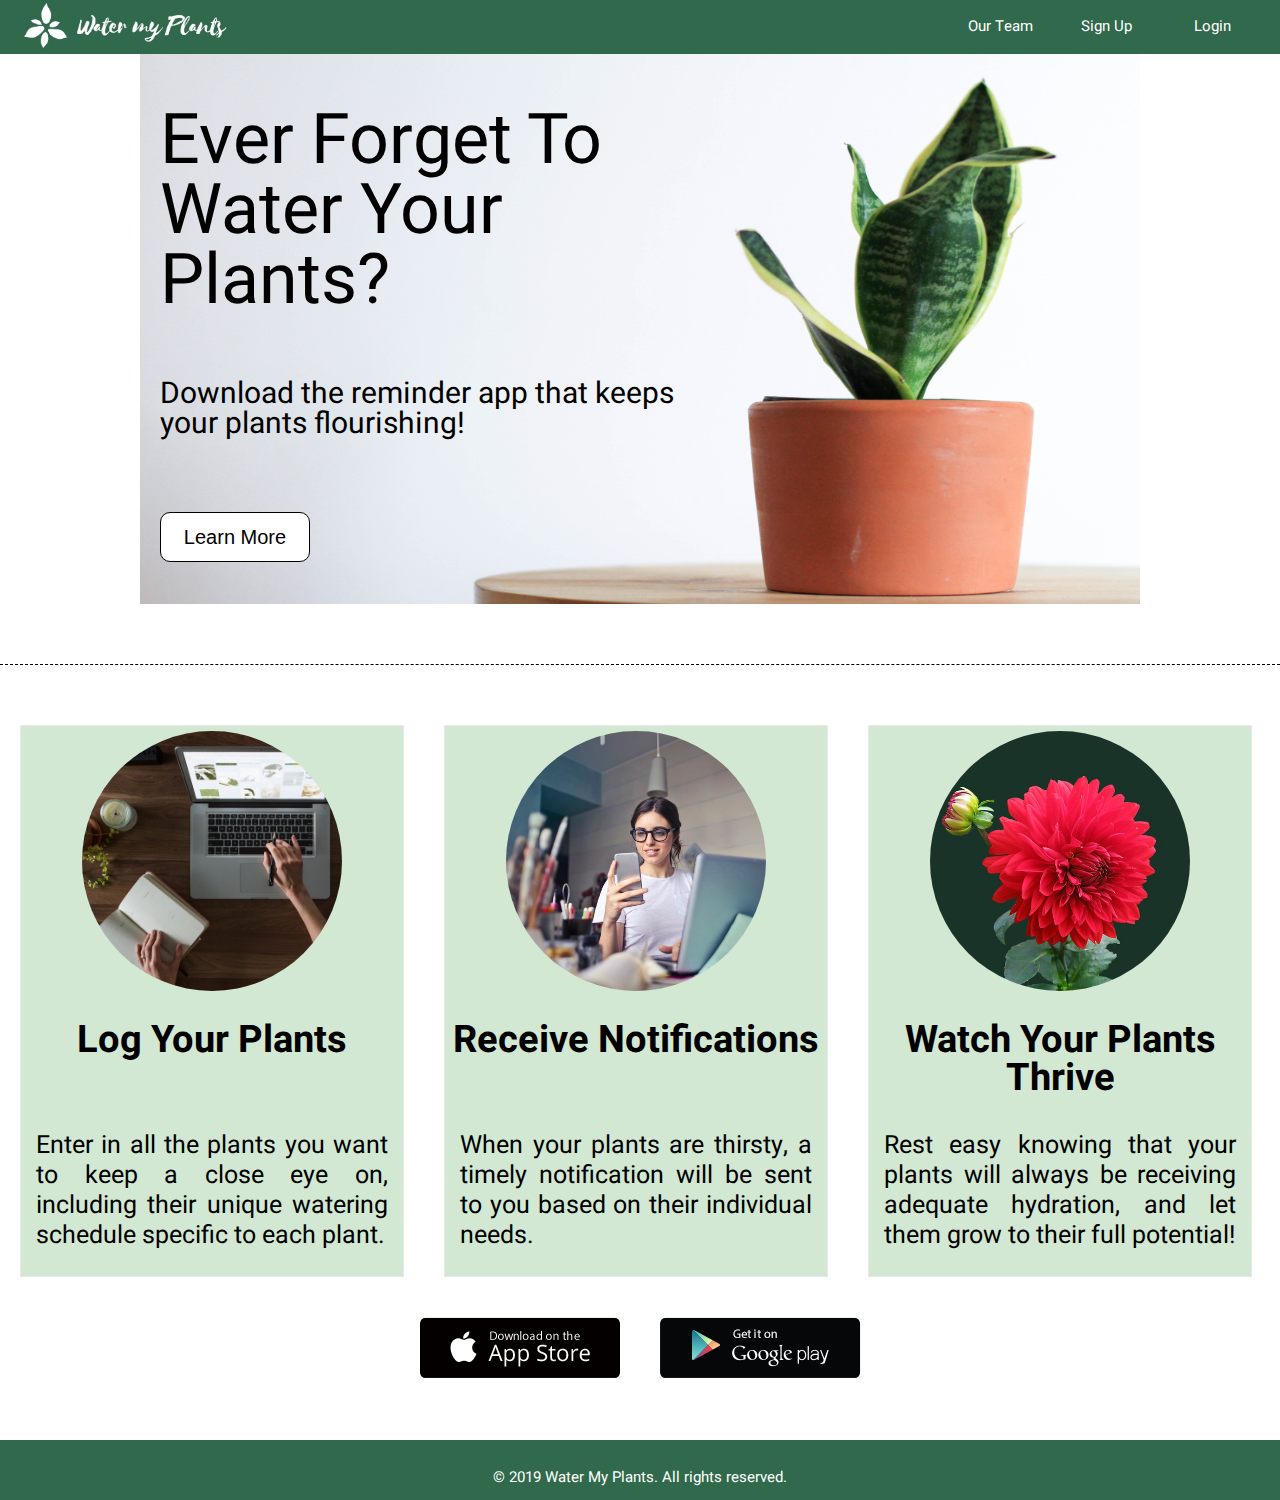
<file: index.html>
<!DOCTYPE html>
<html lang="en">
<head>
    <meta charset="UTF-8">
    <meta name="viewport" content="width=device-width, initial-scale=1.0">
    <link rel="stylesheet" href="css/index.css">
    <link href="https://fonts.googleapis.com/css?family=Heebo|Bree+Serif" rel="stylesheet">
    <link rel="icon" href="img/favicon.ico">
    <script src="./JS/index.js" async></script>
    <title>Water My Plants</title>
</head>
<body>
    <div class="container">
        <header class="navbar">
            <div class="logo">
                <!-- <h1>Water My Plants</h1> -->
                <img src="img/new-logo.jpg" alt="Water My Plants">
            </div>
            <div class="buttons">
                <img class='actionLink'src="img/menu.png" alt="Options"> 
                <a class="actionLink" href="about.html">Our Team</a>
                <a class='actionLink' href="https://water-my-plants-client.herokuapp.com/register">Sign Up</a>
                <a class='actionLink' href="https://water-my-plants-client.herokuapp.com/login">Login</a>  
                <!-- Displaying component reusability: -->
                <!-- <a class='actionLink' href="about.html">About Us</a>          -->
                <!-- <a class='actionLink' href="https://water-my-plants-client.herokuapp.com/login">Login</a>         
                <a class='actionLink' href="https://water-my-plants-client.herokuapp.com/login">Login</a>          -->

            </div>
        </header>
        <div class="dropdown no-show">
            <a class='no-show actionLink' href='about.html'>Our Team</a>
            <a class='no-show actionLink' href='https://water-my-plants-client.herokuapp.com/register'>Sign Up</a>
            <a class='no-show actionLink' href='https://water-my-plants-client.herokuapp.com/login'>Log In</a>
            <!-- Displaying component reusability: -->
            <!-- <a class='no-show actionLink' href='https://water-my-plants-client.herokuapp.com/login'>Log In</a> -->
            
        </div>


        <main class="cta">
            <img src="img/aloe-plant.jpg" alt="Aloe Plant">
            <div class="cta-text">
                <h2>Ever Forget To Water Your Plants?</h2>
                <h3>Download the reminder app that keeps your plants flourishing!</h3>
                <a href="#start"><button class='learnMore-btn'>Learn More</button></a>
                
            </div>
            
        </main>

        <div class="details">
            <section>
                <img id='start' src="img/logging.jpeg" alt="Log Your Plants">
                <div>
                    <h3>Log Your Plants</h3>
                    <p>Enter in all the plants you want to keep a close eye on, including their unique watering schedule specific to each plant.</p>
                    <!-- <p>Add all the plants you want to keep a close eye on, including specific and unique water schedules for each of your favorite plant.</p> -->
                </div>
            </section>
            <section class='opposite'>
                <img src="img/notification.jpeg" alt="Receive Notifications">
                <div>
                    <h3>Receive Notifications</h3>
                    <!-- <p>When your plants are thirsty, you will be reminded with a timely notification to water them</p> -->
                    <p>When your plants are thirsty, a timely notification will be sent to you based on their individual needs.</p>
                </div>

            </section>
            <section>
                <img src="img/dahlia-red-blossom.jpeg" alt="Red Dahlia Flower">
                <div>
                    <h3>Watch Your Plants Thrive</h3>
                    <p>Rest easy knowing that your plants will always be receiving adequate hydration, and let them grow to their full potential!</p>
                </div>
            </section>
        </div>

        <div class="download-links">
            <a href="https://www.apple.com/ios/app-store/"><img src="img/apple-button.png" alt="Apple Store"></a>
            <a href="https://play.google.com/store?hl=en"><img src="img/google-play-button.png" alt="Google Play Store"></a>
        </div>

        <footer>
                <h6>&copy 2019 Water My Plants. All rights reserved.</h6>
        </footer>
    </div> <!-- end container -->
    
    
</body>
</html>
</file>
<file: css/index.css>
/* http://meyerweb.com/eric/tools/css/reset/ 
   v2.0 | 20110126
   License: none (public domain)
*/
html,
body,
div,
span,
applet,
object,
iframe,
h1,
h2,
h3,
h4,
h5,
h6,
p,
blockquote,
pre,
a,
abbr,
acronym,
address,
big,
cite,
code,
del,
dfn,
em,
img,
ins,
kbd,
q,
s,
samp,
small,
strike,
strong,
sub,
sup,
tt,
var,
b,
u,
i,
center,
dl,
dt,
dd,
ol,
ul,
li,
fieldset,
form,
label,
legend,
table,
caption,
tbody,
tfoot,
thead,
tr,
th,
td,
article,
aside,
canvas,
details,
embed,
figure,
figcaption,
footer,
header,
hgroup,
menu,
nav,
output,
ruby,
section,
summary,
time,
mark,
audio,
video {
  margin: 0;
  padding: 0;
  border: 0;
  font-size: 100%;
  font: inherit;
  vertical-align: baseline;
}
/* HTML5 display-role reset for older browsers */
article,
aside,
details,
figcaption,
figure,
footer,
header,
hgroup,
menu,
nav,
section {
  display: block;
}
body {
  line-height: 1;
}
ol,
ul {
  list-style: none;
}
blockquote,
q {
  quotes: none;
}
blockquote:before,
blockquote:after,
q:before,
q:after {
  content: '';
  content: none;
}
table {
  border-collapse: collapse;
  border-spacing: 0;
}
.navbar {
  display: flex;
  flex-flow: row nowrap;
  justify-content: space-between;
  align-items: center;
  background-color: #30694B;
  color: white;
  height: 54px;
  padding: 0 15px;
  width: 100%;
  position: relative;
  z-index: 2;
}
.navbar .logo img {
  max-height: 54px;
  width: auto;
}
.navbar .buttons {
  display: flex;
  flex-flow: row nowrap;
  justify-content: space-around;
  align-items: center;
}
.navbar .buttons a {
  display: none;
  width: 100px;
  height: 50px;
  border-radius: 15px;
}
@media (min-width: 800px) {
  .navbar .buttons a {
    display: inline-block;
    text-align: center;
    padding-top: 17px;
    text-decoration: none;
    color: white;
    margin: 3px;
    font-size: 1.5rem;
  }
}
.navbar .buttons img {
  width: 50px;
  border-radius: 10px;
}
@media (min-width: 800px) {
  .navbar .buttons img {
    display: none;
  }
}
.navbar .buttons:hover {
  cursor: pointer;
}
.dropdown {
  background-color: #30694B;
  display: flex;
  flex-flow: column nowrap;
  align-items: flex-end;
  position: relative;
  z-index: 1;
}
@media (min-width: 800px) {
  .dropdown {
    display: none;
  }
}
.dropdown a {
  display: block;
  text-decoration: none;
  font-size: 1.5rem;
  color: white;
  margin-right: 5px;
  padding-top: 11px;
  text-align: center;
  border-radius: 10px;
  height: 40px;
  width: 80px;
}
.dropdown a:hover {
  cursor: pointer;
}
.no-show {
  display: none;
}
.animation {
  animation: dropdownAnimation 50ms ease;
}
@keyframes dropdownAnimation {
  0% {
    top: -60px;
  }
  100% {
    top: 0px;
  }
}
.cta {
  position: relative;
  margin: 0 auto;
  padding: 20px;
  display: block;
}
@media (min-width: 800px) {
  .cta {
    max-width: 1000px;
    height: 550px;
  }
}
@media (min-width: 1000px) {
  .cta {
    width: 100%;
  }
}
.cta img {
  width: 100%;
  height: 100%;
  max-width: 1000px;
  font-size: 2.75rem;
  position: absolute;
  top: 0;
  left: 0;
}
@media (min-width: 800px) {
  .cta img {
    top: 0;
    left: 0;
    right: 0;
    margin: auto;
  }
}
.cta .cta-text {
  position: relative;
  height: 100%;
  width: 60%;
  display: flex;
  flex-flow: column nowrap;
  justify-content: space-around;
  align-items: flex-start;
}
@media (min-width: 800px) {
  .cta .cta-text {
    margin: 0;
  }
}
.cta .cta-text h2 {
  font-size: 9vw;
  margin: 10px 0;
}
@media (min-width: 800px) {
  .cta .cta-text h2 {
    font-size: 7rem;
  }
}
.cta .cta-text h3 {
  font-size: 4vw;
  margin: 10px 0;
}
@media (min-width: 800px) {
  .cta .cta-text h3 {
    font-size: 3rem;
  }
}
.cta .cta-text button {
  background-color: white;
  border: 1px solid black;
  font-size: 2rem;
  height: 50px;
  width: 150px;
  border-radius: 10px;
  margin-top: 20px;
}
.cta .cta-text button:hover {
  cursor: pointer;
}
.details {
  display: flex;
  flex-flow: column nowrap;
  margin-bottom: 40px;
}
@media (min-width: 800px) {
  .details {
    margin-top: 60px;
    border-top: 1px dashed black;
  }
}
@media (min-width: 1000px) {
  .details {
    flex-flow: row nowrap;
  }
}
.details section {
  display: flex;
  flex-flow: column nowrap;
  align-items: center;
  margin: 60px 20px 0 20px;
  background-color: #D2E8D3;
  border: 1px solid #E8E8E8;
  text-align: center;
}
@media (min-width: 800px) {
  .details section {
    flex-flow: row nowrap;
    padding: 5px;
  }
}
@media (min-width: 1000px) {
  .details section {
    flex-flow: column nowrap;
    width: 30%;
  }
}
@media (min-width: 800px) {
  .details .opposite {
    flex-flow: row-reverse nowrap;
  }
}
@media (min-width: 1000px) {
  .details .opposite {
    flex-flow: column nowrap;
  }
}
.details img {
  width: 65%;
  max-width: 500px;
  border-radius: 50%;
  margin-top: 20px;
}
@media (min-width: 800px) {
  .details img {
    margin: 0 30px;
    width: 40%;
  }
}
@media (min-width: 1000px) {
  .details img {
    width: 70%;
  }
}
.details h3 {
  font-size: 4rem;
  font-weight: bold;
  margin: 30px auto;
  text-align: center;
}
@media (min-width: 1000px) {
  .details h3 {
    height: 80px;
    font-size: 3.8rem;
  }
}
.details p {
  font-size: 2.5rem;
  margin-bottom: 20px;
  line-height: 1.2;
  padding: 0 10px;
  text-align: justify;
  text-justify: distribute;
}
.download-links {
  display: flex;
  flex-flow: row wrap;
  justify-content: space-around;
}
@media (min-width: 800px) {
  .download-links {
    margin: 40px 0;
    justify-content: center;
  }
}
@media (min-width: 800px) {
  .download-links a {
    margin: 0 20px;
  }
}
.download-links:hover {
  cursor: pointer;
}
footer {
  margin-top: 60px;
  height: 60px;
  width: 100%;
  background-color: #30694B;
  color: white;
  text-align: center;
  font-size: 1.5rem;
}
footer h6 {
  padding-top: 30px;
}
.home {
  text-decoration: none;
}
.home:hover {
  cursor: pointer;
}
.title {
  font-size: 4rem;
  text-align: center;
  margin: 20px;
}
.content {
  display: flex;
  flex-flow: row wrap;
  justify-content: space-evenly;
  max-width: 1000px;
  margin: 20px auto;
}
.content .card {
  width: 250px;
  margin: 10px;
  padding: 20px 0 10px 0;
  display: flex;
  flex-flow: column nowrap;
  justify-content: flex-end;
  align-items: center;
}
.content .card .ghProfPic {
  height: auto;
  width: auto;
  max-width: 175px;
  max-height: 175px;
}
.content .card h2 {
  font-size: 2rem;
  margin: 2px 0;
}
.content .card h4 {
  font-size: 1.5rem;
}
.content .card .githubLinkImage {
  height: auto;
  width: auto;
  max-width: 20px;
  max-height: 20px;
  margin-top: 10px;
}
.content .card .githubLinkImage:hover {
  cursor: pointer;
}
.content .card:hover {
  background-color: #D2E8D3;
}
* {
  box-sizing: border-box;
}
html,
body {
  margin: 0;
  padding: 0;
  font-size: 62.5%;
  font-family: 'Heebo', sans-serif;
  background: white;
}
@media (min-width: 800px) {
  .container :not('.navbar') {
    margin: 0 20px;
  }
}
</file>
